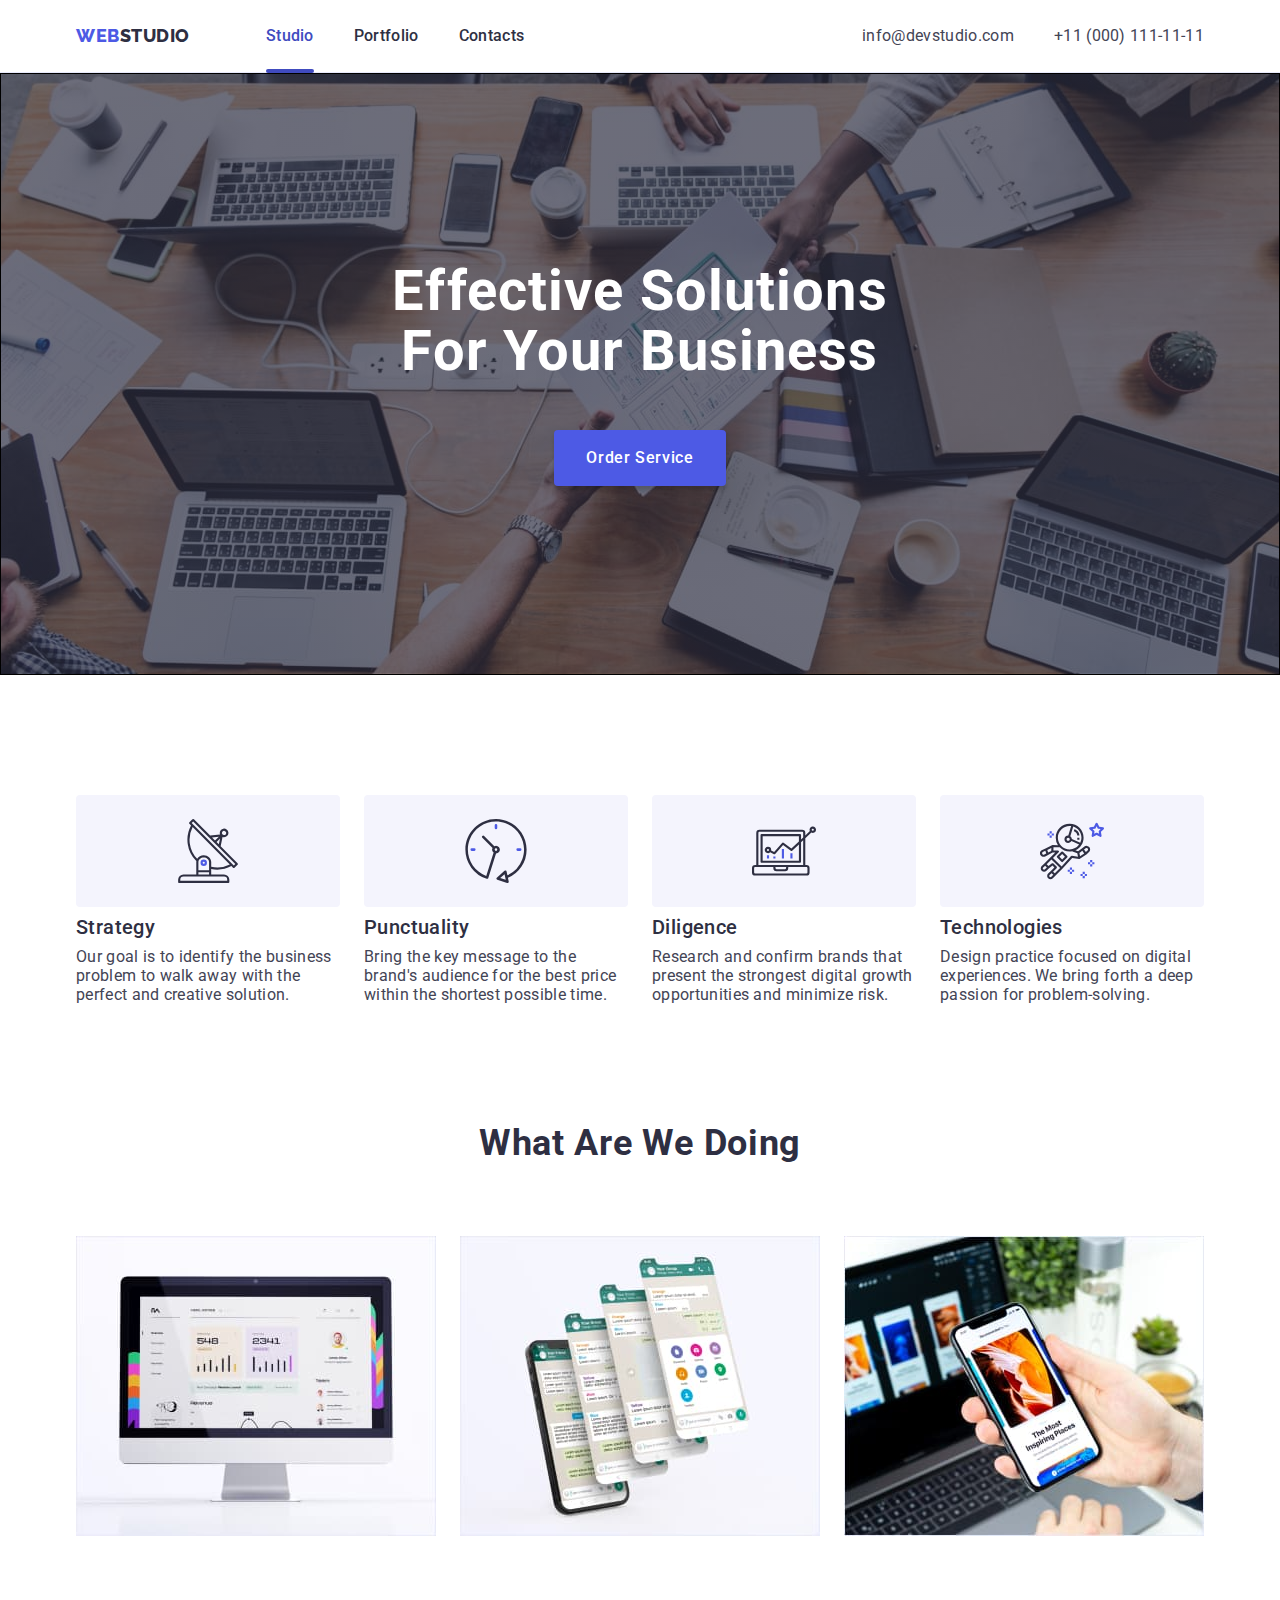
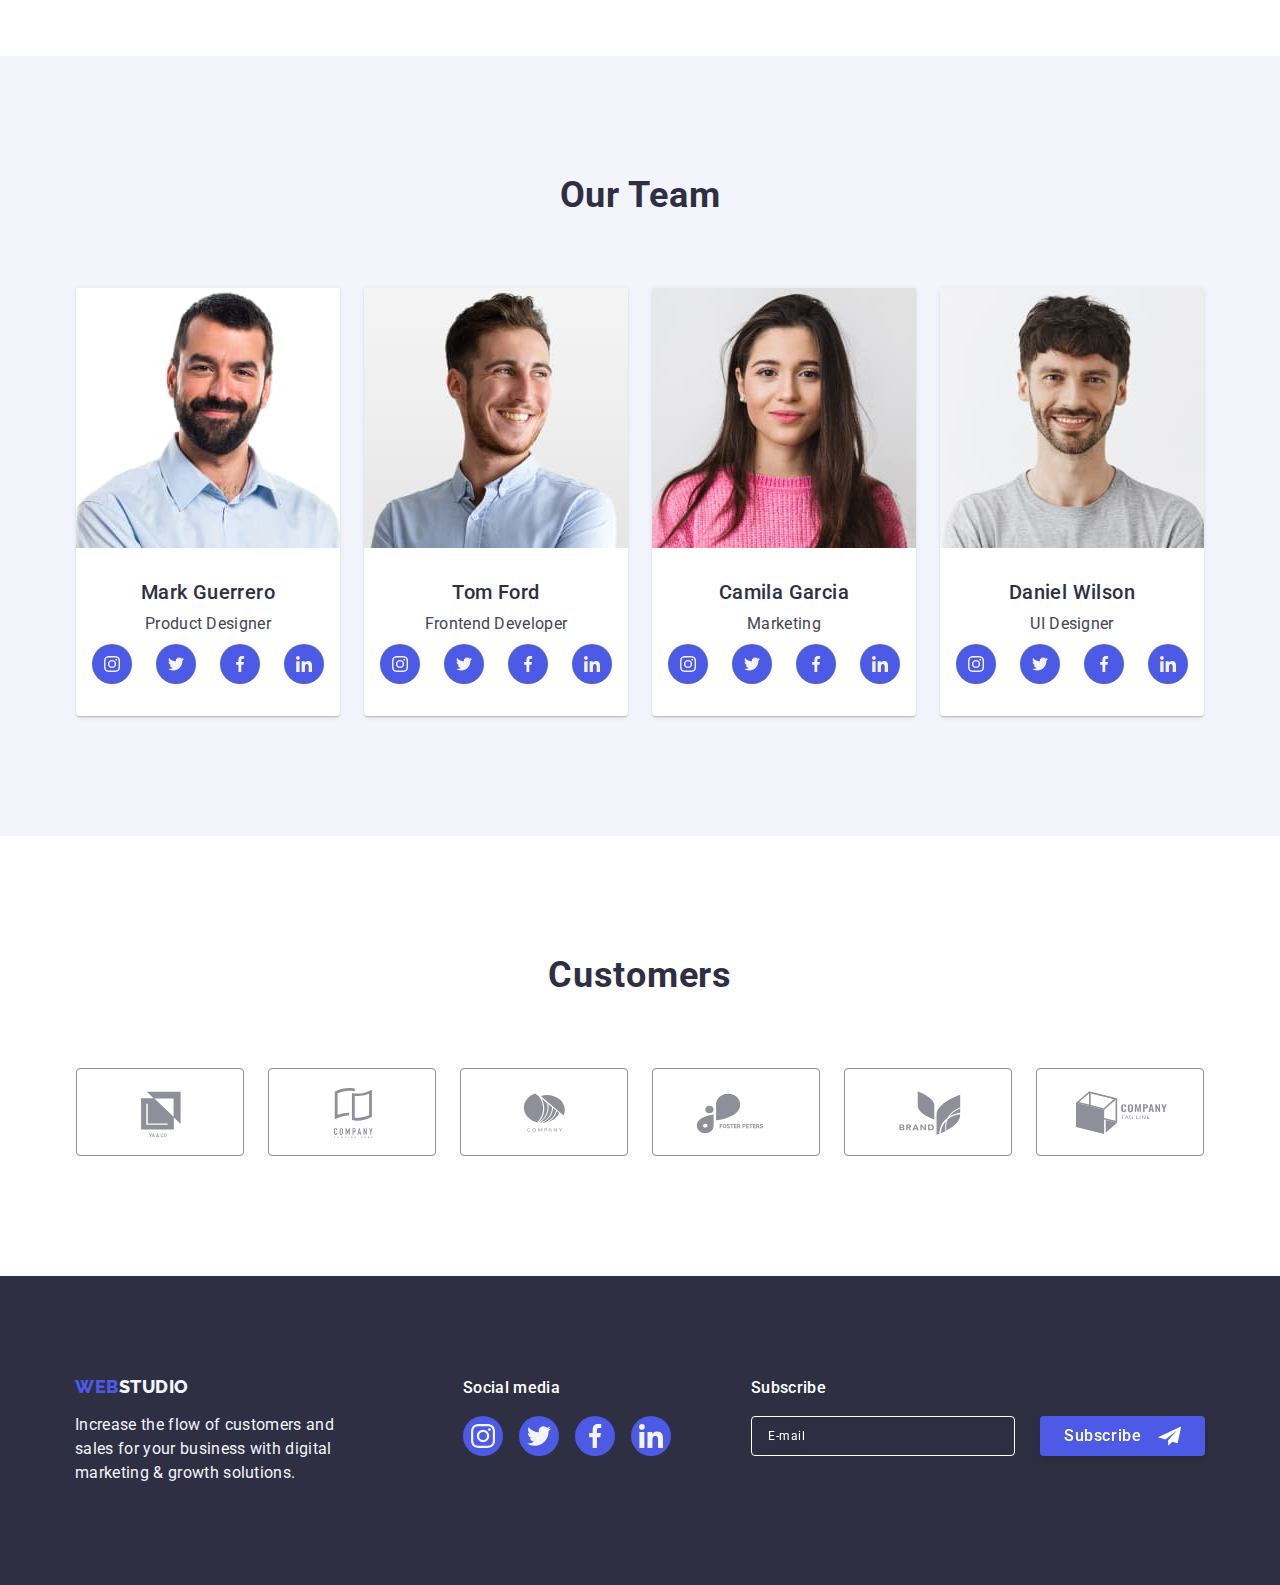
<file: index.html>
<!DOCTYPE html>
<html lang="en">
  <head>
    <meta charset="UTF-8" />
    <meta http-equiv="X-UA-Compatible" content="IE=edge" />
    <meta name="viewport" content="width=device-width, initial-scale=1.0" />
    <title>WebStudio</title>
    <link rel="stylesheet" href="./css/modern-normalize.min.css" />
    <link rel="stylesheet" href="./css/styles.css" />
    <link rel="preconnect" href="https://fonts.googleapis.com" />
    <link rel="preconnect" href="https://fonts.gstatic.com" crossorigin />
    <link
      href="https://fonts.googleapis.com/css2?family=Montserrat:wght@400;700&family=Roboto:wght@400;500;700;900&display=swap"
      rel="stylesheet"
    />
    <link rel="preconnect" href="https://fonts.googleapis.com" />
    <link rel="preconnect" href="https://fonts.gstatic.com" crossorigin />
    <link
      href="https://fonts.googleapis.com/css2?family=Montserrat:wght@400;700&family=Raleway:wght@800&family=Roboto:wght@400;500;700;900&display=swap"
      rel="stylesheet"
    />
  </head>
  <body>
    <!-- Top Line -->
    <header class="page-header">
      <div class="container">
        <nav class="navigation">
          <a href="./index.html" class="logo link"
            >Web<span class="logo-accent">Studio</span></a
          >
          <ul class="nav-list list">
            <li class="nav-item">
              <a href="./index.html" class="studio link">Studio</a>
            </li>
            <li class="nav-item">
              <a href="./portfolio.html" class="nav-link link">Portfolio</a>
            </li>
            <li class="nav-item">
              <a href="" class="nav-link link">Contacts</a>
            </li>
          </ul>
        </nav>
        <address class="contacts">
          <ul class="contacts-list list">
            <li class="contacts-item">
              <a href="mailto:info@devstudio.com" class="contacts-link link"
                >info@devstudio.com</a
              >
            </li>
            <li class="contacts-item">
              <a href="tel:+110001111111" class="contacts-link link"
                >+11 (000) 111-11-11</a
              >
            </li>
          </ul>
        </address>
        <button
          class="button-open-menu js-open-menu"
          aria-expanded="false"
          aria-controls="mobile-menu"
        >
          <svg class="icon-mobile-menu" width="32" height="22">
            <use href="./images/icons.svg#icon-mobile-menu"></use>
          </svg>
        </button>
      </div>
    </header>
    <!-- Main -->
    <main>
      <!-- Hero Image -->
      <section class="hero-image">
        <div class="container">
          <h1 class="title">Effective Solutions for Your Business</h1>
          <button type="button" class="button-hero" data-modal-open>
            Order Service
          </button>
        </div>
      </section>
      <!-- Section 1 -->
      <section class="advantages">
        <div class="container">
          <h2 class="visually-hidden">Advantages</h2>
          <ul class="advantages-list list">
            <li class="advantages-item">
              <div class="advantages-icon">
                <svg width="64" height="64">
                  <use href="./images/icons.svg#icon-antenna"></use>
                </svg>
              </div>
              <h3 class="advantages-title">Strategy</h3>
              <p class="advantages-text">
                Our goal is to identify the business problem to walk away with
                the perfect and creative solution.
              </p>
            </li>
            <li class="advantages-item">
              <div class="advantages-icon">
                <svg width="64" height="64">
                  <use href="./images/icons.svg#icon-clock"></use>
                </svg>
              </div>
              <h3 class="advantages-title">Punctuality</h3>
              <p class="advantages-text">
                Bring the key message to the brand's audience for the best price
                within the shortest possible time.
              </p>
            </li>
            <li class="advantages-item">
              <div class="advantages-icon">
                <svg width="64" height="64">
                  <use href="./images/icons.svg#icon-diagram"></use>
                </svg>
              </div>
              <h3 class="advantages-title">Diligence</h3>
              <p class="advantages-text">
                Research and confirm brands that present the strongest digital
                growth opportunities and minimize risk.
              </p>
            </li>
            <li class="advantages-item">
              <div class="advantages-icon">
                <svg width="64" height="64">
                  <use href="./images/icons.svg#icon-astronaut"></use>
                </svg>
              </div>
              <h3 class="advantages-title">Technologies</h3>
              <p class="advantages-text">
                Design practice focused on digital experiences. We bring forth a
                deep passion for problem-solving.
              </p>
            </li>
          </ul>
        </div>
      </section>
      <!-- Section 2 -->
      <section class="work">
        <div class="container">
          <h2 class="title-section">What are we doing</h2>
          <ul class="work-list list">
            <li class="work-item">
              <img
                src="./images/main-page/section-2/img-1.jpg"
                srcset="
                  ./images/main-page/section-2/img-1.jpg    1x,
                  ./images/main-page/section-2/img-1-2x.jpg 2x
                "
                alt="Computer"
                width="360"
                height="300"
              />
            </li>
            <li class="work-item">
              <img
                src="./images/main-page/section-2/img-2.jpg"
                srcset="
                  ./images/main-page/section-2/img-2.jpg    1x,
                  ./images/main-page/section-2/img-2-2x.jpg 2x
                "
                alt="Phone"
                width="360"
                height="300"
              />
            </li>
            <li class="work-item">
              <img
                src="./images/main-page/section-2/img-3.jpg"
                srcset="
                  ./images/main-page/section-2/img-3.jpg    1x,
                  ./images/main-page/section-2/img-3-2x.jpg 2x
                "
                alt="Laptop and phone"
                width="360"
                height="300"
              />
            </li>
          </ul>
        </div>
      </section>
      <!-- Section 3 -->
      <section class="team">
        <div class="container">
          <h2 class="title-section">Our Team</h2>
          <ul class="team-list list">
            <li class="team-item">
              <img
                src="./images/main-page/section-3/img-1.jpg"
                srcset="
                  ./images/main-page/section-3/img-1.jpg    1x,
                  ./images/main-page/section-3/img-1-2x.jpg 2x
                "
                alt="Mark Guerrero"
                width="264"
                height="260"
              />
              <div class="team-info">
                <h3 class="name-surname">Mark Guerrero</h3>
                <p class="specialty">Product Designer</p>
                <ul class="social-links-team list">
                  <li class="social-links-item-team">
                    <a href="" class="social-links-link-team">
                      <svg
                        class="social-links-icon-team"
                        width="16"
                        height="16"
                      >
                        <use href="./images/icons.svg#icon-instagram"></use>
                      </svg>
                    </a>
                  </li>
                  <li class="social-links-item-team">
                    <a href="" class="social-links-link-team">
                      <svg
                        class="social-links-icon-team"
                        width="16"
                        height="16"
                      >
                        <use href="./images/icons.svg#icon-twitter"></use>
                      </svg>
                    </a>
                  </li>
                  <li class="social-links-item-team">
                    <a href="" class="social-links-link-team">
                      <svg
                        class="social-links-icon-team"
                        width="16"
                        height="16"
                      >
                        <use href="./images/icons.svg#icon-facebook"></use>
                      </svg>
                    </a>
                  </li>
                  <li class="social-links-item-team">
                    <a href="" class="social-links-link-team">
                      <svg
                        class="social-links-icon-team"
                        width="16"
                        height="16"
                      >
                        <use href="./images/icons.svg#icon-linkedin"></use>
                      </svg>
                    </a>
                  </li>
                </ul>
              </div>
            </li>
            <li class="team-item">
              <img
                src="./images/main-page/section-3/img-2.jpg"
                srcset="
                  ./images/main-page/section-3/img-2.jpg    1x,
                  ./images/main-page/section-3/img-2-2x.jpg 2x
                "
                alt="Tom Ford"
                width="264"
                height="260"
              />
              <div class="team-info">
                <h3 class="name-surname">Tom Ford</h3>
                <p class="specialty">Frontend Developer</p>
                <ul class="social-links-team list">
                  <li class="social-links-item-team">
                    <a href="" class="social-links-link-team">
                      <svg
                        class="social-links-icon-team"
                        width="16"
                        height="16"
                      >
                        <use href="./images/icons.svg#icon-instagram"></use>
                      </svg>
                    </a>
                  </li>
                  <li class="social-links-item-team">
                    <a href="" class="social-links-link-team">
                      <svg
                        class="social-links-icon-team"
                        width="16"
                        height="16"
                      >
                        <use href="./images/icons.svg#icon-twitter"></use>
                      </svg>
                    </a>
                  </li>
                  <li class="social-links-item-team">
                    <a href="" class="social-links-link-team">
                      <svg
                        class="social-links-icon-team"
                        width="16"
                        height="16"
                      >
                        <use href="./images/icons.svg#icon-facebook"></use>
                      </svg>
                    </a>
                  </li>
                  <li class="social-links-item-team">
                    <a href="" class="social-links-link-team">
                      <svg
                        class="social-links-icon-team"
                        width="16"
                        height="16"
                      >
                        <use href="./images/icons.svg#icon-linkedin"></use>
                      </svg>
                    </a>
                  </li>
                </ul>
              </div>
            </li>
            <li class="team-item">
              <img
                src="./images/main-page/section-3/img-3.jpg"
                srcset="
                  ./images/main-page/section-3/img-3.jpg    1x,
                  ./images/main-page/section-3/img-3-2x.jpg 2x
                "
                alt="Camila Garcia"
                width="264"
                height="260"
              />
              <div class="team-info">
                <h3 class="name-surname">Camila Garcia</h3>
                <p class="specialty">Marketing</p>
                <ul class="social-links-team list">
                  <li class="social-links-item-team">
                    <a href="" class="social-links-link-team">
                      <svg
                        class="social-links-icon-team"
                        width="16"
                        height="16"
                      >
                        <use href="./images/icons.svg#icon-instagram"></use>
                      </svg>
                    </a>
                  </li>
                  <li class="social-links-item-team">
                    <a href="" class="social-links-link-team">
                      <svg
                        class="social-links-icon-team"
                        width="16"
                        height="16"
                      >
                        <use href="./images/icons.svg#icon-twitter"></use>
                      </svg>
                    </a>
                  </li>
                  <li class="social-links-item-team">
                    <a href="" class="social-links-link-team">
                      <svg
                        class="social-links-icon-team"
                        width="16"
                        height="16"
                      >
                        <use href="./images/icons.svg#icon-facebook"></use>
                      </svg>
                    </a>
                  </li>
                  <li class="social-links-item-team">
                    <a href="" class="social-links-link-team">
                      <svg
                        class="social-links-icon-team"
                        width="16"
                        height="16"
                      >
                        <use href="./images/icons.svg#icon-linkedin"></use>
                      </svg>
                    </a>
                  </li>
                </ul>
              </div>
            </li>
            <li class="team-item">
              <img
                src="./images/main-page/section-3/img-4.jpg"
                srcset="
                  ./images/main-page/section-3/img-4.jpg    1x,
                  ./images/main-page/section-3/img-4-2x.jpg 2x
                "
                alt="Daniel Wilson"
                width="264"
                height="260"
              />
              <div class="team-info">
                <h3 class="name-surname">Daniel Wilson</h3>
                <p class="specialty">UI Designer</p>
                <ul class="social-links-team list">
                  <li class="social-links-item-team">
                    <a href="" class="social-links-link-team">
                      <svg
                        class="social-links-icon-team"
                        width="16"
                        height="16"
                      >
                        <use href="./images/icons.svg#icon-instagram"></use>
                      </svg>
                    </a>
                  </li>
                  <li class="social-links-item-team">
                    <a href="" class="social-links-link-team">
                      <svg
                        class="social-links-icon-team"
                        width="16"
                        height="16"
                      >
                        <use href="./images/icons.svg#icon-twitter"></use>
                      </svg>
                    </a>
                  </li>
                  <li class="social-links-item-team">
                    <a href="" class="social-links-link-team">
                      <svg
                        class="social-links-icon-team"
                        width="16"
                        height="16"
                      >
                        <use href="./images/icons.svg#icon-facebook"></use>
                      </svg>
                    </a>
                  </li>
                  <li class="social-links-item-team">
                    <a href="" class="social-links-link-team">
                      <svg
                        class="social-links-icon-team"
                        width="16"
                        height="16"
                      >
                        <use href="./images/icons.svg#icon-linkedin"></use>
                      </svg>
                    </a>
                  </li>
                </ul>
              </div>
            </li>
          </ul>
        </div>
      </section>
      <!-- Section 4 -->
      <section class="customers">
        <div class="container">
          <h2 class="title-section">Customers</h2>
          <ul class="customers-list list">
            <li class="customers-item">
              <a href="" class="customers-link">
                <svg class="customer-icon" width="104" height="56">
                  <use href="./images/icons.svg#icon-logo-1"></use>
                </svg>
              </a>
            </li>
            <li class="customers-item">
              <a href="" class="customers-link">
                <svg class="customer-icon" width="104" height="56">
                  <use href="./images/icons.svg#icon-logo-2"></use>
                </svg>
              </a>
            </li>
            <li class="customers-item">
              <a href="" class="customers-link">
                <svg class="customer-icon" width="104" height="56">
                  <use href="./images/icons.svg#icon-logo-3"></use>
                </svg>
              </a>
            </li>
            <li class="customers-item">
              <a href="" class="customers-link">
                <svg class="customer-icon" width="104" height="56">
                  <use href="./images/icons.svg#icon-logo-4"></use>
                </svg>
              </a>
            </li>
            <li class="customers-item">
              <a href="" class="customers-link">
                <svg class="customer-icon" width="104" height="56">
                  <use href="./images/icons.svg#icon-logo-5"></use>
                </svg>
              </a>
            </li>
            <li class="customers-item">
              <a href="" class="customers-link">
                <svg class="customer-icon" width="104" height="56">
                  <use href="./images/icons.svg#icon-logo-6"></use>
                </svg>
              </a>
            </li>
          </ul>
        </div>
      </section>
    </main>
    <!-- Footer -->
    <footer class="footer-section">
      <div class="container">
        <div class="footer-content">
          <a href="./index.html" class="logo-footer link"
            >Web<span class="logo-accent-footer">Studio</span></a
          >
          <p class="footer-text">
            Increase the flow of customers and sales for your business with
            digital marketing & growth solutions.
          </p>
        </div>
        <div class="footer-links">
          <p class="footer-title">Social media</p>
          <ul class="social-links-footer list">
            <li class="social-links-item-footer">
              <a href="" class="social-links-link-footer">
                <svg class="social-links-icon-footer" width="24" height="24">
                  <use href="./images/icons.svg#icon-instagram"></use>
                </svg>
              </a>
            </li>
            <li class="social-links-item-footer">
              <a href="" class="social-links-link-footer">
                <svg class="social-links-icon-footer" width="24" height="24">
                  <use href="./images/icons.svg#icon-twitter"></use>
                </svg>
              </a>
            </li>
            <li class="social-links-item-footer">
              <a href="" class="social-links-link-footer">
                <svg class="social-links-icon-footer" width="24" height="24">
                  <use href="./images/icons.svg#icon-facebook"></use>
                </svg>
              </a>
            </li>
            <li class="social-links-item-footer">
              <a href="" class="social-links-link-footer">
                <svg class="social-links-icon-footer" width="24" height="24">
                  <use href="./images/icons.svg#icon-linkedin"></use>
                </svg>
              </a>
            </li>
          </ul>
        </div>
        <div class="form-footer-container">
          <p class="footer-title">Subscribe</p>
          <form
            name="form_footer"
            autocomplete="off"
            novalidate
            class="form-footer"
          >
            <label class="form-label-footer">
              <input
                type="email"
                name="user-email-footer"
                placeholder="E-mail"
                class="form-input-footer"
                required
              />
            </label>
            <button type="submit" class="form-button-footer">
              Subscribe
              <svg width="24" height="24" class="form-button-icon-footer">
                <use href="./images/icons.svg#icon-frame"></use>
              </svg>
            </button>
          </form>
        </div>
      </div>
    </footer>

    <div class="backdrop is-hidden" data-modal>
      <div class="modal">
        <button type="button" class="button-close" data-modal-close>
          <svg width="8" height="8" class="icon-close">
            <use href="./images/icons.svg#icon-close"></use>
          </svg>
        </button>
        <p class="title-modal">Leave your contacts and we will call you back</p>
        <form
          name="form_modal"
          autocomplete="off"
          novalidate
          class="form-modal"
        >
          <div class="form-label-container">
            <label class="form-label-modal" for="user-name">Name</label>
            <div class="form-input-container">
              <input
                id="user-name"
                type="text"
                name="user-name"
                class="form-input-modal"
                required
              />
              <svg width="18" height="24" class="form-icon-modal">
                <use href="./images/icons.svg#icon-person"></use>
              </svg>
            </div>
          </div>
          <div class="form-label-container">
            <label class="form-label-modal" for="user-tel">Phone</label>
            <div class="form-input-container">
              <input
                id="user-tel"
                type="tel"
                name="user-tel"
                class="form-input-modal"
                required
              />
              <svg width="18" height="24" class="form-icon-modal">
                <use href="./images/icons.svg#icon-phone"></use>
              </svg>
            </div>
          </div>
          <div class="form-label-container">
            <label class="form-label-modal" for="user-email-modal">
              Email</label
            >
            <div class="form-input-container">
              <input
                id="user-email-modal"
                type="email"
                name="user-email-modal"
                class="form-input-modal"
                required
              />
              <svg width="18" height="24" class="form-icon-modal">
                <use href="./images/icons.svg#icon-email"></use>
              </svg>
            </div>
          </div>
          <div class="comment-container">
            <label class="form-label-modal" for="user-comment">Comment</label>
            <textarea
              id="user-comment"
              name="user-comment"
              placeholder="Text input"
              class="form-textarea-modal"
              required
            ></textarea>
          </div>
          <div class="checkbox-container">
            <input
              id="user-privacy"
              type="checkbox"
              value="true"
              name="user-privacy"
              class="form-checkbox-modal visually-hidden"
              required
            />
            <label for="user-privacy" class="form-label-checkbox-modal">
              <span class="flcm-accent">
                <svg width="10" height="8" class="flcm-icon">
                  <use href="./images/icons.svg#icon-checkbox"></use>
                </svg>
              </span>
              I accept the terms and conditions of the
              <a href="" class="flcm-link">Privacy Policy</a>
            </label>
          </div>
          <button type="submit" class="form-button-modal">Send</button>
        </form>
      </div>
    </div>

    <div class="menu-container js-menu-container" id="mobile-menu">
      <button class="button-close-menu js-close-menu" type="button">
        <svg class="icon-close" width="8" height="8">
          <use href="./images/icons.svg#icon-close"></use>
        </svg>
      </button>
      <ul class="menu-nav list">
        <li>
          <a class="studio-menu link" href="./index.html">Studio</a>
        </li>
        <li>
          <a class="menu-nav-link link" href="./portfolio.html">Portfolio</a>
        </li>
        <li>
          <a class="menu-nav-link link" href="">Contacts</a>
        </li>
      </ul>
      <ul class="menu-contacts list">
        <li>
          <a class="email-menu-link link" href="mailto:info@devstudio.com"
            >info@devstudio.com</a
          >
        </li>
        <li>
          <a class="tel-menu-link link" href="tel:+110001111111"
            >+11 (000) 111-11-11</a
          >
        </li>
      </ul>
      <ul class="social-links-menu list">
        <li class="social-links-item-menu">
          <a class="social-links-link-menu" href="">
            <svg class="social-links-icon-menu" width="24" height="24">
              <use href="./images/icons.svg#icon-instagram"></use>
            </svg>
          </a>
        </li>
        <li class="social-links-item-menu">
          <a class="social-links-link-menu" href="">
            <svg class="social-links-icon-menu" width="24" height="24">
              <use href="./images/icons.svg#icon-twitter"></use>
            </svg>
          </a>
        </li>
        <li class="social-links-item-menu">
          <a class="social-links-link-menu" href="">
            <svg class="social-links-icon-menu" width="24" height="24">
              <use href="./images/icons.svg#icon-facebook"></use>
            </svg>
          </a>
        </li>
        <li class="social-links-item-menu">
          <a class="social-links-link-menu" href="">
            <svg class="social-links-icon-menu" width="24" height="24">
              <use href="./images/icons.svg#icon-linkedin"></use>
            </svg>
          </a>
        </li>
      </ul>
    </div>

    <script src="./js/modal.js"></script>
    <script src="./js/mobile-menu.js"></script>
  </body>
</html>
</file>
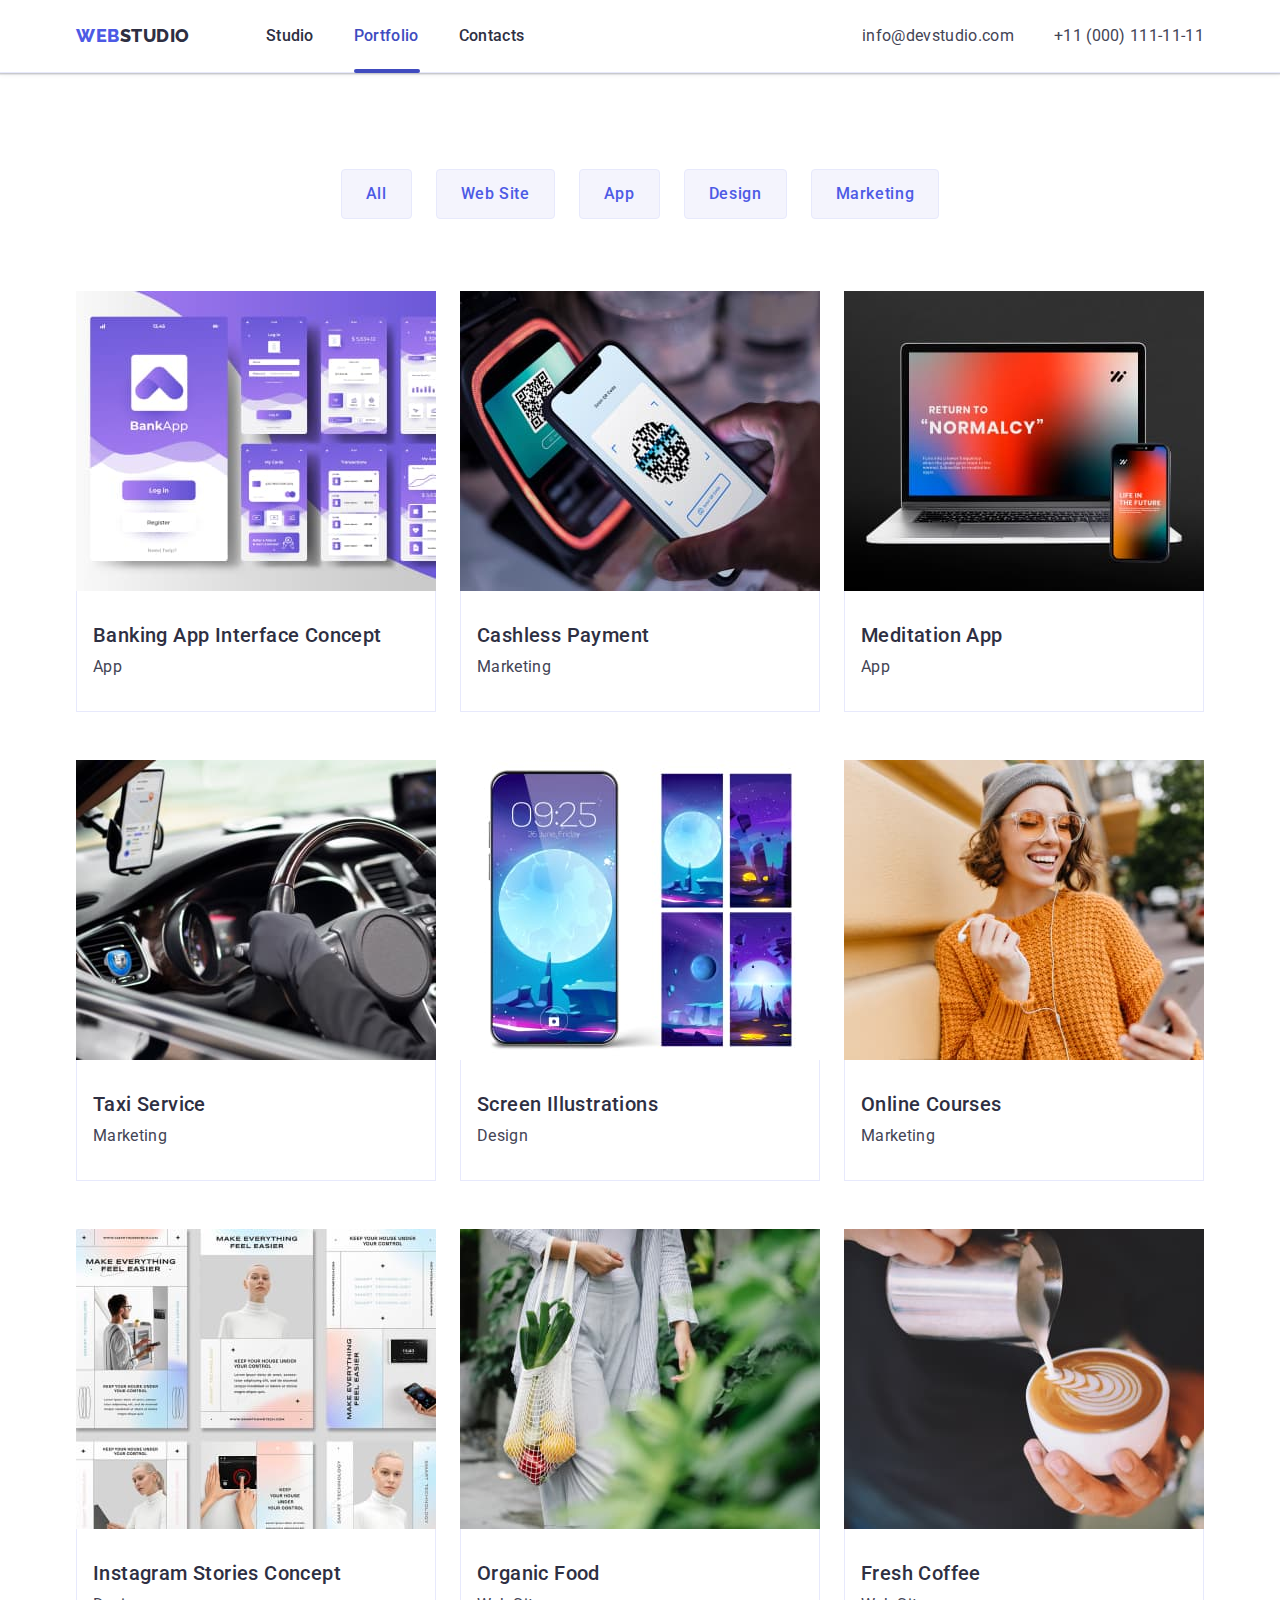
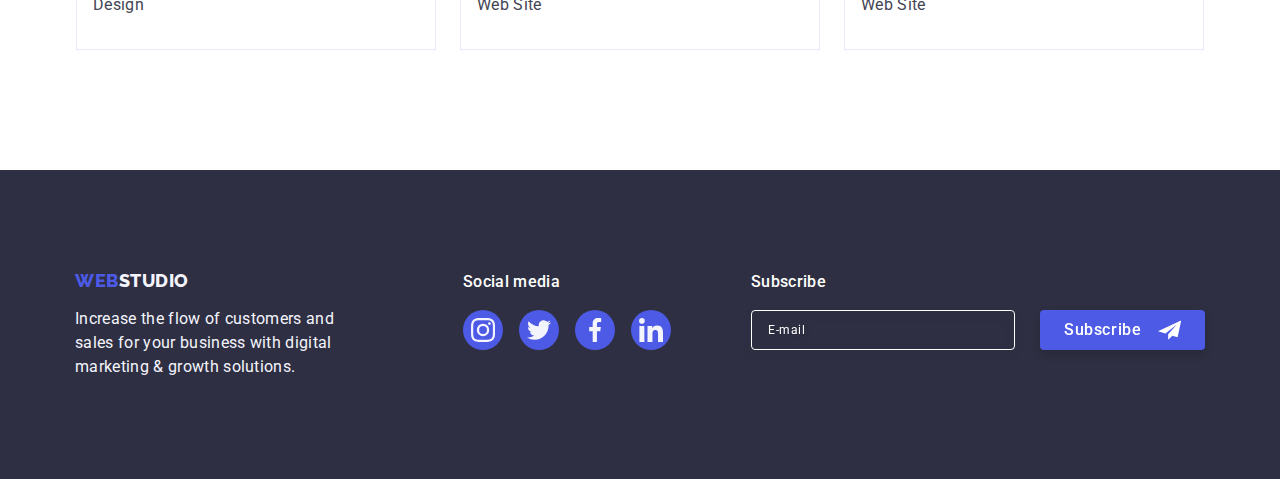
<file: portfolio.html>
<!DOCTYPE html>
<html lang="en">
  <head>
    <meta charset="UTF-8" />
    <meta http-equiv="X-UA-Compatible" content="IE=edge" />
    <meta name="viewport" content="width=device-width, initial-scale=1.0" />
    <title>Portfolio</title>
    <link rel="stylesheet" href="./css/modern-normalize.min.css" />
    <link rel="stylesheet" href="./css/styles.css" />
    <link rel="preconnect" href="https://fonts.googleapis.com" />
    <link rel="preconnect" href="https://fonts.gstatic.com" crossorigin />
    <link
      href="https://fonts.googleapis.com/css2?family=Montserrat:wght@400;700&family=Roboto:wght@400;500;700;900&display=swap"
      rel="stylesheet"
    />
    <link rel="preconnect" href="https://fonts.googleapis.com" />
    <link rel="preconnect" href="https://fonts.gstatic.com" crossorigin />
    <link
      href="https://fonts.googleapis.com/css2?family=Montserrat:wght@400;700&family=Raleway:wght@800&family=Roboto:wght@400;500;700;900&display=swap"
      rel="stylesheet"
    />
  </head>
  <body>
    <div class="container-body">
      <!-- Top Line -->
      <header class="page-header">
        <div class="container">
          <nav class="navigation">
            <a href="./index.html" class="logo link"
              >Web<span class="logo-accent">Studio</span></a
            >
            <ul class="nav-list list">
              <li class="nav-item">
                <a href="./index.html" class="nav-link link">Studio</a>
              </li>
              <li class="nav-item">
                <a href="./portfolio.html" class="portfolio link">Portfolio</a>
              </li>
              <li class="nav-item">
                <a href="" class="nav-link link">Contacts</a>
              </li>
            </ul>
          </nav>
          <address class="contacts">
            <ul class="contacts-list list">
              <li class="contacts-item">
                <a href="mailto:info@devstudio.com" class="contacts-link link"
                  >info@devstudio.com</a
                >
              </li>
              <li class="contacts-item">
                <a href="tel:+110001111111" class="contacts-link link"
                  >+11 (000) 111-11-11</a
                >
              </li>
            </ul>
          </address>
          <button
            class="button-open-menu js-open-menu"
            aria-expanded="false"
            aria-controls="mobile-menu"
          >
            <svg class="icon-mobile-menu" width="32" height="22">
              <use href="./images/icons.svg#icon-mobile-menu"></use>
            </svg>
          </button>
        </div>
      </header>
      <main>
        <section class="portfolio-section">
          <div class="container">
            <h1 class="visually-hidden">Project Cards</h1>
            <!-- Filters -->
            <ul class="buttons-list list">
              <li>
                <button type="button" class="buttons-filters">All</button>
              </li>
              <li>
                <button type="button" class="buttons-filters">Web Site</button>
              </li>
              <li>
                <button type="button" class="buttons-filters">App</button>
              </li>
              <li>
                <button type="button" class="buttons-filters">Design</button>
              </li>
              <li>
                <button type="button" class="buttons-filters">Marketing</button>
              </li>
            </ul>
            <!-- Project Cards -->
            <ul class="project-list list">
              <li class="project-item">
                <a href="" class="project-link link">
                  <div class="project-photo-container">
                    <img
                      src="./images/portfolio/row-1/img-1.jpg"
                      alt="Banking App Interface Concept"
                      width="360"
                      height="300"
                      class="project-photo"
                    />
                    <p class="project-text">
                      14 Stylish and User-Friendly App Design Concepts · Task
                      Manager App · Calorie Tracker App · Exotic Fruit Ecommerce
                      App · Cloud Storage App
                    </p>
                    <div class="project-overlay"></div>
                  </div>
                  <div class="project-info">
                    <h2 class="project-title">Banking App Interface Concept</h2>
                    <p class="project-specialty">App</p>
                  </div>
                </a>
              </li>
              <li class="project-item">
                <a href="" class="project-link link">
                  <div class="project-photo-container">
                    <img
                      src="./images/portfolio/row-1/img-2.jpg"
                      alt="Cashless Payment"
                      width="360"
                      height="300"
                      class="project-photo"
                    />
                    <p class="project-text">
                      14 Stylish and User-Friendly App Design Concepts · Task
                      Manager App · Calorie Tracker App · Exotic Fruit Ecommerce
                      App · Cloud Storage App
                    </p>
                    <div class="project-overlay"></div>
                  </div>
                  <div class="project-info">
                    <h2 class="project-title">Cashless Payment</h2>
                    <p class="project-specialty">Marketing</p>
                  </div>
                </a>
              </li>
              <li class="project-item">
                <a href="" class="project-link link">
                  <div class="project-photo-container">
                    <img
                      src="./images/portfolio/row-1/img-3.jpg"
                      alt="Meditation App"
                      width="360"
                      height="300"
                      class="project-photo"
                    />
                    <p class="project-text">
                      14 Stylish and User-Friendly App Design Concepts · Task
                      Manager App · Calorie Tracker App · Exotic Fruit Ecommerce
                      App · Cloud Storage App
                    </p>
                    <div class="project-overlay"></div>
                  </div>
                  <div class="project-info">
                    <h2 class="project-title">Meditation App</h2>
                    <p class="project-specialty">App</p>
                  </div>
                </a>
              </li>
              <li class="project-item">
                <a href="" class="project-link link">
                  <div class="project-photo-container">
                    <img
                      src="./images/portfolio/row-2/img-1.jpg"
                      alt="Taxi Service"
                      width="360"
                      height="300"
                      class="project-photo"
                    />
                    <p class="project-text">
                      14 Stylish and User-Friendly App Design Concepts · Task
                      Manager App · Calorie Tracker App · Exotic Fruit Ecommerce
                      App · Cloud Storage App
                    </p>
                    <div class="project-overlay"></div>
                  </div>
                  <div class="project-info">
                    <h2 class="project-title">Taxi Service</h2>
                    <p class="project-specialty">Marketing</p>
                  </div>
                </a>
              </li>
              <li class="project-item">
                <a href="" class="project-link link">
                  <div class="project-photo-container">
                    <img
                      src="./images/portfolio/row-2/img-2.jpg"
                      alt="Screen Illustrations"
                      width="360"
                      height="300"
                      class="project-photo"
                    />
                    <p class="project-text">
                      14 Stylish and User-Friendly App Design Concepts · Task
                      Manager App · Calorie Tracker App · Exotic Fruit Ecommerce
                      App · Cloud Storage App
                    </p>
                    <div class="project-overlay"></div>
                  </div>
                  <div class="project-info">
                    <h2 class="project-title">Screen Illustrations</h2>
                    <p class="project-specialty">Design</p>
                  </div>
                </a>
              </li>
              <li class="project-item">
                <a href="" class="project-link link">
                  <div class="project-photo-container">
                    <img
                      src="./images/portfolio/row-2/img-3.jpg"
                      alt="Online Courses"
                      width="360"
                      height="300"
                      class="project-photo"
                    />
                    <p class="project-text">
                      14 Stylish and User-Friendly App Design Concepts · Task
                      Manager App · Calorie Tracker App · Exotic Fruit Ecommerce
                      App · Cloud Storage App
                    </p>
                    <div class="project-overlay"></div>
                  </div>
                  <div class="project-info">
                    <h2 class="project-title">Online Courses</h2>
                    <p class="project-specialty">Marketing</p>
                  </div>
                </a>
              </li>
              <li class="project-item">
                <a href="" class="project-link link">
                  <div class="project-photo-container">
                    <img
                      src="./images/portfolio/row-3/img-1.jpg"
                      alt="Instagram Stories Concept"
                      width="360"
                      height="300"
                      class="project-photo"
                    />
                    <p class="project-text">
                      14 Stylish and User-Friendly App Design Concepts · Task
                      Manager App · Calorie Tracker App · Exotic Fruit Ecommerce
                      App · Cloud Storage App
                    </p>
                    <div class="project-overlay"></div>
                  </div>
                  <div class="project-info">
                    <h2 class="project-title">Instagram Stories Concept</h2>
                    <p class="project-specialty">Design</p>
                  </div>
                </a>
              </li>
              <li class="project-item">
                <a href="" class="project-link link">
                  <div class="project-photo-container">
                    <img
                      src="./images/portfolio/row-3/img-2.jpg"
                      alt="Organic Food"
                      width="360"
                      height="300"
                      class="project-photo"
                    />
                    <p class="project-text">
                      14 Stylish and User-Friendly App Design Concepts · Task
                      Manager App · Calorie Tracker App · Exotic Fruit Ecommerce
                      App · Cloud Storage App
                    </p>
                    <div class="project-overlay"></div>
                  </div>
                  <div class="project-info">
                    <h2 class="project-title">Organic Food</h2>
                    <p class="project-specialty">Web Site</p>
                  </div>
                </a>
              </li>
              <li class="project-item">
                <a href="" class="project-link link">
                  <div class="project-photo-container">
                    <img
                      src="./images/portfolio/row-3/img-3.jpg"
                      alt="Fresh Coffee"
                      width="360"
                      height="300"
                      class="project-photo"
                    />
                    <p class="project-text">
                      14 Stylish and User-Friendly App Design Concepts · Task
                      Manager App · Calorie Tracker App · Exotic Fruit Ecommerce
                      App · Cloud Storage App
                    </p>
                    <div class="project-overlay"></div>
                  </div>
                  <div class="project-info">
                    <h2 class="project-title">Fresh Coffee</h2>
                    <p class="project-specialty">Web Site</p>
                  </div>
                </a>
              </li>
            </ul>
          </div>
        </section>
      </main>
      <!-- Footer -->
      <footer class="footer-section">
        <div class="container">
          <div class="footer-content">
            <a href="./index.html" class="logo-footer link"
              >Web<span class="logo-accent-footer">Studio</span></a
            >
            <p class="footer-text">
              Increase the flow of customers and sales for your business with
              digital marketing & growth solutions.
            </p>
          </div>
          <div class="footer-links">
            <p class="footer-title">Social media</p>
            <ul class="social-links-footer list">
              <li class="social-links-item-footer">
                <a href="" class="social-links-link-footer">
                  <svg class="social-links-icon-footer" width="24" height="24">
                    <use href="./images/icons.svg#icon-instagram"></use>
                  </svg>
                </a>
              </li>
              <li class="social-links-item-footer">
                <a href="" class="social-links-link-footer">
                  <svg class="social-links-icon-footer" width="24" height="24">
                    <use href="./images/icons.svg#icon-twitter"></use>
                  </svg>
                </a>
              </li>
              <li class="social-links-item-footer">
                <a href="" class="social-links-link-footer">
                  <svg class="social-links-icon-footer" width="24" height="24">
                    <use href="./images/icons.svg#icon-facebook"></use>
                  </svg>
                </a>
              </li>
              <li class="social-links-item-footer">
                <a href="" class="social-links-link-footer">
                  <svg class="social-links-icon-footer" width="24" height="24">
                    <use href="./images/icons.svg#icon-linkedin"></use>
                  </svg>
                </a>
              </li>
            </ul>
          </div>
          <div class="form-footer-container">
            <p class="footer-title">Subscribe</p>
            <form
              name="form_footer"
              autocomplete="off"
              novalidate
              class="form-footer"
            >
              <label class="form-label-footer">
                <input
                  type="email"
                  name="user-email-footer"
                  placeholder="E-mail"
                  class="form-input-footer"
                  required
                />
              </label>
              <button type="submit" class="form-button-footer">
                Subscribe
                <svg width="24" height="24" class="form-button-icon-footer">
                  <use href="./images/icons.svg#icon-frame"></use>
                </svg>
              </button>
            </form>
          </div>
        </div>
      </footer>
    </div>

    <div class="menu-container js-menu-container" id="mobile-menu">
      <button class="button-close-menu js-close-menu" type="button">
        <svg class="icon-close" width="8" height="8">
          <use href="./images/icons.svg#icon-close"></use>
        </svg>
      </button>
      <ul class="menu-nav list">
        <li>
          <a class="menu-nav-link link" href="./index.html">Studio</a>
        </li>
        <li>
          <a class="portfolio-menu link" href="./portfolio.html">Portfolio</a>
        </li>
        <li>
          <a class="menu-nav-link link" href="">Contacts</a>
        </li>
      </ul>
      <ul class="menu-contacts list">
        <li>
          <a class="email-menu-link link" href="mailto:info@devstudio.com"
            >info@devstudio.com</a
          >
        </li>
        <li>
          <a class="tel-menu-link link" href="tel:+110001111111"
            >+11 (000) 111-11-11</a
          >
        </li>
      </ul>
      <ul class="social-links-menu list">
        <li class="social-links-item-menu">
          <a class="social-links-link-menu" href="">
            <svg class="social-links-icon-menu" width="24" height="24">
              <use href="./images/icons.svg#icon-instagram"></use>
            </svg>
          </a>
        </li>
        <li class="social-links-item-menu">
          <a class="social-links-link-menu" href="">
            <svg class="social-links-icon-menu" width="24" height="24">
              <use href="./images/icons.svg#icon-twitter"></use>
            </svg>
          </a>
        </li>
        <li class="social-links-item-menu">
          <a class="social-links-link-menu" href="">
            <svg class="social-links-icon-menu" width="24" height="24">
              <use href="./images/icons.svg#icon-facebook"></use>
            </svg>
          </a>
        </li>
        <li class="social-links-item-menu">
          <a class="social-links-link-menu" href="">
            <svg class="social-links-icon-menu" width="24" height="24">
              <use href="./images/icons.svg#icon-linkedin"></use>
            </svg>
          </a>
        </li>
      </ul>
    </div>

    <script src="./js/mobile-menu.js"></script>
  </body>
</html>
</file>
<file: css/styles.css>
:root {
  --primary-navy-blue-color: #2e2f42;
  --primary-white-color: #ffffff;
  --primary-slate-color: #434455;
  --primary-light-slate-color: #8e8f99;
  --primary-cloud-color: #f4f4fd;
  --primary-iris-color: #4d5ae5;
  --primary-ocean-color: #404bbf;
  --primary-green-color: #31d0aa;
  --primary-font-style: normal;
  --primary-font-weight: 500;
  --secondary-font-weight: 400;
  --primary-font-size: 16px;
  --secondary-font-size: 20px;
  --primary-line-height: 1.5;
  --secondary-line-height: 1.2;
  --primary-letter-spacing: 0.02em;
}

*,
*::before,
*::after {
  box-sizing: border-box;
}

.visually-hidden {
  position: absolute;
  width: 1px;
  height: 1px;
  margin: -1px;
  border: 0;
  padding: 0;

  white-space: nowrap;
  clip-path: inset(100%);
  clip: rect(0 0 0 0);
  overflow: hidden;

  outline: 0;
  outline-offset: 0;
}

h1,
h2,
h3,
h4,
h5,
h6 {
  margin: 0;
}

p {
  margin: 0;
}

ul {
  margin: 0;
  padding: 0;
}

img {
  display: block;
  max-width: 100%;
}

body {
  font-family: "Roboto", sans-serif;
  background: var(--primary-white-color);
  color: var(--primary-slate-color);
  overflow-x: hidden;
}

.container {
  max-width: 428px;
  margin: 0 auto;
  padding: 0 15px;
}

.link {
  text-decoration: none;
}

.list {
  list-style: none;
}

.page-header {
  background: var(--primary-white-color);
  border-bottom: 1px solid #e7e9fc;
  box-shadow: 0px 2px 1px rgba(46, 47, 66, 0.08),
    0px 1px 1px rgba(46, 47, 66, 0.16), 0px 1px 6px rgba(46, 47, 66, 0.08);
}

.page-header .container {
  display: flex;
  align-items: center;
  justify-content: space-between;
}

.navigation {
  display: flex;
  align-items: center;
}

.logo {
  font-family: "Raleway", sans-serif;
  font-style: var(--primary-font-style);
  font-weight: 800;
  font-size: 18px;
  line-height: 1.17;
  letter-spacing: 0.03em;
  text-transform: uppercase;
  color: var(--primary-iris-color);
  margin-right: 76px;
}

.logo-accent {
  color: var(--primary-navy-blue-color);
}

.nav-list,
.contacts {
  display: none;
}

.button-open-menu {
  border: none;
  background-color: transparent;
  display: block;
  margin-left: auto;
  padding: 24px 0;
}

.icon-mobile-menu {
  fill: var(--primary-navy-blue-color);
}

main {
  flex-grow: 1;
}

.hero-image {
  background-color: var(--primary-navy-blue-color);
  background-image: linear-gradient(
      to bottom,
      rgba(46, 47, 66, 0.7),
      rgba(46, 47, 66, 0.7)
    ),
    url(../images/main-page/bg-hero/bg-mobile.jpg);
  background-repeat: no-repeat;
  background-position: center;
  background-size: cover;
  padding: 112px 0;
  margin: 0 auto;
  max-width: 428px;
}

@media screen and (min-resolution: 192dpi) {
  .hero-image {
    background-image: linear-gradient(
        to bottom,
        rgba(46, 47, 66, 0.7),
        rgba(46, 47, 66, 0.7)
      ),
      url(../images/main-page/bg-hero/bg-mobile@2x.jpg);
  }
}

.title {
  font-style: var(--primary-font-style);
  font-weight: 700;
  font-size: 36px;
  line-height: 1.17;
  text-align: center;
  text-transform: capitalize;
  letter-spacing: var(--primary-letter-spacing);
  color: var(--primary-white-color);
  width: 320px;
  margin: 0 auto;
  margin-bottom: 72px;
}

.button-hero {
  font-family: "Roboto", sans-serif;
  font-style: var(--primary-font-style);
  font-weight: var(--primary-font-weight);
  font-size: var(--primary-font-size);
  line-height: var(--primary-line-height);
  letter-spacing: 0.04em;
  color: var(--primary-white-color);
  background-color: var(--primary-iris-color);
  box-shadow: 0px 4px 4px rgba(0, 0, 0, 0.15);
  cursor: pointer;
  border: none;
  border-radius: 4px;
  min-width: 169px;
  height: 56px;
  padding: 16px 32px;
  margin: 0 auto;
  display: block;
  transition: background-color 250ms cubic-bezier(0.4, 0, 0.2, 1);
}

.button-hero:hover,
.button-hero:focus {
  background-color: var(--primary-ocean-color);
}

.title-section {
  font-style: var(--primary-font-style);
  font-weight: 700;
  font-size: 36px;
  line-height: 1.11;
  text-align: center;
  letter-spacing: var(--primary-letter-spacing);
  text-transform: capitalize;
  color: var(--primary-navy-blue-color);
  margin-bottom: 72px;
}

.advantages {
  padding: 96px 0;
}

.advantages-list {
  display: flex;
  flex-direction: column;
  align-items: flex-start;
  padding: 0;
  gap: 72px;
  margin: 0 auto;
}

.advantages-icon {
  display: none;
}

.advantages-title {
  font-style: var(--primary-font-style);
  font-weight: 700px;
  font-size: 36px;
  line-height: 1.11;
  letter-spacing: var(--primary-letter-spacing);
  color: var(--primary-navy-blue-color);
  text-align: center;
  margin-bottom: 8px;
}

.advantages-text {
  font-style: var(--primary-font-style);
  font-weight: var(--primary-font-weight);
  font-size: var(--primary-font-size);
  line-height: var(--secondary-line-height);
  letter-spacing: var(--primary-letter-spacing);
  color: var(--primary-slate-color);
}

.work {
  display: none;
}

.team {
  background-color: var(--primary-cloud-color);
  padding: 96px 0;
}

.team-list {
  display: flex;
  flex-direction: column;
  align-items: center;
  padding: 0;
  gap: 72px;
  margin: 0 auto;
}

.team-item {
  background-color: var(--primary-white-color);
  width: 264px;
  text-align: center;
  border-radius: 0px 0px 4px 4px;
  box-shadow: 0px 1px 6px rgba(46, 47, 66, 0.08),
    0px 1px 1px rgba(46, 47, 66, 0.16), 0px 2px 1px rgba(46, 47, 66, 0.08);
}

.team-info {
  padding: 32px 0;
}

.name-surname {
  font-style: var(--primary-font-style);
  font-weight: var(--primary-font-weight);
  font-size: var(--secondary-font-size);
  line-height: var(--secondary-line-height);
  text-align: center;
  letter-spacing: var(--primary-letter-spacing);
  color: var(--primary-navy-blue-color);
  margin-bottom: 8px;
}

.specialty {
  font-style: var(--primary-font-style);
  font-weight: var(--secondary-font-weight);
  font-size: var(--primary-font-size);
  line-height: var(--primary-line-height);
  text-align: center;
  letter-spacing: var(--primary-letter-spacing);
  color: var(--primary-slate-color);
  margin-bottom: 8px;
}

.social-links-team {
  display: flex;
  justify-content: center;
  gap: 24px;
}

.social-links-item-team {
  width: 40px;
  height: 40px;
}

.social-links-link-team {
  width: 40px;
  height: 40px;
  background-color: var(--primary-iris-color);
  border-radius: 50%;
  display: flex;
  align-items: center;
  justify-content: center;
  transition: background-color 250ms cubic-bezier(0.4, 0, 0.2, 1);
}

.social-links-link-team:hover,
.social-links-link-team:focus {
  background-color: var(--primary-ocean-color);
}

.social-links-icon-team {
  fill: var(--primary-cloud-color);
  width: 16px;
  height: 16px;
}

.customers {
  padding: 96px 0;
}

.customers-list {
  display: inline-flex;
  flex-wrap: wrap;
  justify-content: center;
  row-gap: 72px;
  column-gap: 16px;
}

.customers-item {
  width: 190px;
  height: 88px;
}

.customers-link {
  width: 100%;
  height: 100%;
  border: 1px solid #8e8f99;
  border-radius: 4px;
  display: flex;
  align-items: center;
  justify-content: center;
  color: var(--primary-light-slate-color);
  transition: border-color 250ms cubic-bezier(0.4, 0, 0.2, 1),
    color 250ms cubic-bezier(0.4, 0, 0.2, 1);
}

.customers-link:hover,
.customers-link:focus {
  border-color: #404bbf;
  color: #404bbf;
}

.customer-icon {
  fill: currentColor;
  width: 100%;
  height: 100%;
  padding: 16px 32px;
  transition: fill 250ms cubic-bezier(0.4, 0, 0.2, 1);
}

.customer-icon:hover,
.customer-icon:focus {
  fill: #404bbf;
}

.footer-section {
  background: var(--primary-navy-blue-color);
  padding: 100px 0;
}

.footer-section .container {
  display: flex;
  flex-direction: column;
  align-items: center;
  gap: 72px;
  margin: 0 auto;
}

.footer-content {
  margin: 0 auto;
  text-align: center;
}

.logo-footer {
  font-family: "Raleway", sans-serif;
  font-style: var(--primary-font-style);
  font-weight: 800;
  font-size: 18px;
  line-height: 1.17;
  letter-spacing: 0.03em;
  text-transform: uppercase;
  color: var(--primary-iris-color);
  display: inline-block;
  margin-bottom: 16px;
}

.logo-accent-footer {
  color: var(--primary-cloud-color);
}

.footer-text {
  font-style: var(--primary-font-style);
  font-weight: var(--secondary-font-weight);
  font-size: var(--primary-font-size);
  line-height: var(--primary-line-height);
  letter-spacing: var(--primary-letter-spacing);
  color: var(--primary-cloud-color);
  text-align: left;
  width: 268px;
}

.footer-links {
  margin: 0 auto;
  text-align: center;
}

.footer-title {
  font-style: var(--primary-font-style);
  font-weight: var(--primary-font-weight);
  font-size: var(--primary-font-size);
  line-height: var(--primary-line-height);
  letter-spacing: var(--primary-letter-spacing);
  color: var(--primary-white-color);
  margin-bottom: 16px;
}

.social-links-footer {
  display: flex;
  justify-content: center;
  gap: 16px;
}

.social-links-item-footer {
  width: 40px;
  height: 40px;
}

.social-links-link-footer {
  width: 40px;
  height: 40px;
  background-color: var(--primary-iris-color);
  border-radius: 50%;
  display: flex;
  align-items: center;
  justify-content: center;
  transition: background-color 250ms cubic-bezier(0.4, 0, 0.2, 1);
}

.social-links-link-footer:hover,
.social-links-link-footer:focus {
  background-color: var(--primary-green-color);
}

.social-links-icon-footer {
  fill: var(--primary-cloud-color);
  width: 24px;
  height: 24px;
}

.form-footer-container {
  margin: 0 auto;
  text-align: center;
  width: 100%;
}

.form-footer {
  display: flex;
  flex-direction: column;
  align-items: center;
  padding: 0px;
  gap: 16px;
  margin: 0 auto;
}

.form-label-footer {
  width: 100%;
}

.form-input-footer {
  color: var(--primary-white-color);
  font-style: var(--primary-font-style);
  font-weight: var(--secondary-font-weight);
  font-size: 12px;
  line-height: var(--primary-line-height);
  letter-spacing: 0.04em;
  background-color: transparent;
  outline: transparent;
  resize: none;
  border: 1px solid #ffffff;
  border-radius: 4px;
  width: 100%;
  height: 40px;
  padding: 0 16px;
  filter: drop-shadow(0px 4px 4px rgba(0, 0, 0, 0.15));
  display: flex;
  align-items: center;
  transition: border-color 250ms cubic-bezier(0.4, 0, 0.2, 1);
}

.form-input-footer:focus {
  border-color: var(--primary-green-color);
}

.form-input-footer::placeholder {
  color: var(--primary-white-color);
  font-style: var(--primary-font-style);
  font-weight: var(--secondary-font-weight);
  font-size: 12px;
  line-height: var(--primary-line-height);
  letter-spacing: 0.04em;
}

.form-button-footer {
  color: var(--primary-white-color);
  font-style: var(--primary-font-style);
  font-weight: var(--primary-font-weight);
  font-size: var(--primary-font-size);
  line-height: var(--primary-line-height);
  letter-spacing: 0.04em;
  background-color: var(--primary-iris-color);
  filter: drop-shadow(0px 4px 4px rgba(0, 0, 0, 0.15));
  border: none;
  border-radius: 4px;
  display: flex;
  justify-content: center;
  align-items: center;
  min-width: 165px;
  padding: 8px 24px;
  cursor: pointer;
  transition: background-color 250ms cubic-bezier(0.4, 0, 0.2, 1);
}

.form-button-footer:hover,
.form-button-footer:focus {
  background-color: var(--primary-green-color);
}

.form-button-icon-footer {
  fill: var(--primary-white-color);
  margin-left: 16px;
}

.portfolio-section {
  padding: 48px 0;
}

.buttons-list {
  display: flex;
  flex-wrap: wrap;
  justify-content: flex-start;
  gap: 24px;
  margin-bottom: 48px;
}

.buttons-filters {
  font-family: "Roboto", sans-serif;
  font-style: var(--primary-font-style);
  font-weight: var(--primary-font-weight);
  font-size: var(--primary-font-size);
  line-height: var(--primary-line-height);
  letter-spacing: 0.04em;
  color: var(--primary-iris-color);
  background-color: var(--primary-cloud-color);
  cursor: pointer;
  padding: 12px 24px;
  border: 1px solid #e7e9fc;
  border-radius: 4px;
  transition: color 250ms cubic-bezier(0.4, 0, 0.2, 1),
    background-color 250ms cubic-bezier(0.4, 0, 0.2, 1),
    border-color 250ms cubic-bezier(0.4, 0, 0.2, 1),
    box-shadow 250ms cubic-bezier(0.4, 0, 0.2, 1);
}

.buttons-filters:hover,
.buttons-filters:focus {
  color: var(--primary-white-color);
  background-color: var(--primary-ocean-color);
  border: 1px solid transparent;
  box-shadow: 0px 3px 1px rgba(0, 0, 0, 0.1), 0px 2px 1px rgba(0, 0, 0, 0.08),
    0px 2px 2px rgba(0, 0, 0, 0.12);
}

.project-list {
  display: flex;
  flex-direction: column;
  gap: 48px;
}

.project-item {
  width: 100%;
}

.project-photo {
  width: 100%;
}

.project-link {
  display: block;
  transition: box-shadow 250ms cubic-bezier(0.4, 0, 0.2, 1);
}

.project-link:hover,
.project-link:focus {
  box-shadow: 0px 1px 6px rgba(46, 47, 66, 0.08),
    0px 1px 1px rgba(46, 47, 66, 0.16), 0px 2px 1px rgba(46, 47, 66, 0.08);
}

.project-link:hover .project-text,
.project-link:focus .project-text {
  transform: translateY(0);
}

.project-photo-container {
  position: relative;
  overflow: hidden;
}

.project-text {
  position: absolute;
  top: 0;
  font-size: var(--primary-font-size);
  line-height: var(--primary-line-height);
  letter-spacing: var(--primary-letter-spacing);
  color: var(--primary-cloud-color);
  padding: 40px 32px;
  background-color: var(--primary-iris-color);
  width: 100%;
  height: 100%;
  transform: translateY(100%);
  transition: transform 250ms cubic-bezier(0.4, 0, 0.2, 1);
}

.project-info {
  padding: 32px 16px;
  border: 1px solid #e7e9fc;
  border-top: none;
}

.project-title {
  font-style: var(--primary-font-style);
  font-weight: var(--primary-font-weight);
  font-size: var(--secondary-font-size);
  line-height: var(--secondary-line-height);
  letter-spacing: var(--primary-letter-spacing);
  color: var(--primary-navy-blue-color);
  margin-bottom: 8px;
}

.project-specialty {
  font-style: var(--primary-font-style);
  font-weight: var(--secondary-font-weight);
  font-size: var(--primary-font-size);
  line-height: var(--primary-line-height);
  letter-spacing: var(--primary-letter-spacing);
  color: var(--primary-slate-color);
}

.backdrop {
  position: fixed;
  top: 0;
  left: 0;
  width: 100%;
  height: 100%;
  background-color: rgba(46, 47, 66, 0.4);
  filter: drop-shadow(0px 1px 3px rgba(0, 0, 0, 0.12))
    drop-shadow(0px 1px 2px rgba(0, 0, 0, 0.2))
    drop-shadow(0px 1px 1px rgba(0, 0, 0, 0.14));
  transition: opacity 250ms cubic-bezier(0.4, 0, 0.2, 1),
    visibility 250ms cubic-bezier(0.4, 0, 0.2, 1);
}

.is-hidden {
  opacity: 0;
  visibility: hidden;
  pointer-events: none;
}

.modal {
  position: absolute;
  top: 50%;
  left: 50%;
  transform: translate(-50%, -50%) scale(1);
  width: 392px;
  min-height: 584px;
  padding: 72px 16px 24px;
  background: #fcfcfc;
  box-shadow: 0px 1px 1px rgba(0, 0, 0, 0.14), 0px 1px 3px rgba(0, 0, 0, 0.12),
    0px 2px 1px rgba(0, 0, 0, 0.2);
  border-radius: 4px;
  transition: transform 250ms cubic-bezier(0.4, 0, 0.2, 1);
}

.button-close {
  position: absolute;
  top: 24px;
  right: 24px;
  width: 24px;
  height: 24px;
  border-radius: 50%;
  display: flex;
  align-items: center;
  justify-content: center;
  background-color: #e7e9fc;
  border: 1px solid rgba(0, 0, 0, 0.1);
  padding: 0;
  cursor: pointer;
  transition: background-color 250ms cubic-bezier(0.4, 0, 0.2, 1),
    border 250ms cubic-bezier(0.4, 0, 0.2, 1);
}

.button-close:hover,
.button-close:focus {
  background-color: var(--primary-ocean-color);
  border: none;
  fill: var(--primary-white-color);
}

.icon-close {
  transition: fill 250ms cubic-bezier(0.4, 0, 0.2, 1);
}

.icon-close:hover,
.icon-close:focus {
  fill: var(--primary-white-color);
}

.title-modal {
  color: var(--primary-navy-blue-color);
  font-style: var(--primary-font-style);
  font-weight: var(--primary-font-weight);
  font-size: var(--primary-font-size);
  line-height: var(--primary-line-height);
  text-align: center;
  letter-spacing: var(--primary-letter-spacing);
  margin-bottom: 16px;
}

.form-modal {
  display: flex;
  flex-direction: column;
}

.form-label-container {
  margin-bottom: 8px;
}

.form-label-modal {
  font-size: 12px;
  line-height: 1.17;
  letter-spacing: 0.04em;
  color: var(--primary-light-slate-color);
  display: block;
  margin-bottom: 4px;
}

.form-input-container {
  position: relative;
}

.form-input-modal {
  width: 100%;
  height: 40px;
  font-size: 12px;
  line-height: 1.17;
  letter-spacing: 0.04em;
  color: rgba(46, 47, 66, 0.4);
  border: 1px solid rgba(46, 47, 66, 0.4);
  border-radius: 4px;
  background-color: transparent;
  padding-left: 38px;
  outline: transparent;
  resize: none;
  transition: border-color 250ms cubic-bezier(0.4, 0, 0.2, 1);
}

.form-input-modal:focus {
  border-color: var(--primary-iris-color);
}

.form-icon-modal {
  position: absolute;
  left: 16px;
  top: 50%;
  transform: translateY(-50%);
  outline: transparent;
  resize: none;
  transition: fill 250ms cubic-bezier(0.4, 0, 0.2, 1);
}

.form-input-modal:focus + .form-icon-modal {
  fill: var(--primary-iris-color);
}

.comment-container {
  margin-bottom: 16px;
}

.form-textarea-modal {
  width: 100%;
  height: 120px;
  font-size: 12px;
  line-height: 1.17;
  letter-spacing: 0.04em;
  color: rgba(46, 47, 66, 0.4);
  border: 1px solid rgba(46, 47, 66, 0.4);
  border-radius: 4px;
  background-color: transparent;
  padding: 8px 16px;
  outline: transparent;
  resize: none;
  transition: border-color 250ms cubic-bezier(0.4, 0, 0.2, 1);
}

.form-textarea-modal:focus {
  border-color: var(--primary-iris-color);
}

.checkbox-container {
  margin-bottom: 24px;
}

.form-label-checkbox-modal {
  font-size: 12px;
  line-height: 1.17;
  letter-spacing: 0.04em;
  color: var(--primary-light-slate-color);
}

.flcm-accent {
  width: 16px;
  height: 16px;
  margin-right: 8px;
  border: 1px solid rgba(46, 47, 66, 0.4);
  border-radius: 2px;
  display: inline-flex;
  align-items: center;
  justify-content: center;
  fill: transparent;
  transition: background-color 250ms cubic-bezier(0.4, 0, 0.2, 1),
    border 250ms cubic-bezier(0.4, 0, 0.2, 1),
    fill 250ms cubic-bezier(0.4, 0, 0.2, 1);
}

.form-checkbox-modal:checked + .form-label-checkbox-modal .flcm-accent {
  background-color: var(--primary-ocean-color);
  border: none;
  fill: var(--primary-cloud-color);
}

.flcm-link {
  color: var(--primary-iris-color);
}

.form-button-modal {
  display: block;
  min-width: 169px;
  height: 56px;
  font-weight: var(--primary-font-weight);
  font-size: var(--primary-font-size);
  line-height: var(--primary-line-height);
  letter-spacing: 0.04em;
  color: var(--primary-white-color);
  cursor: pointer;
  background-color: var(--primary-iris-color);
  border: none;
  border-radius: 4px;
  margin: 0 auto;
  transition: background-color 250ms cubic-bezier(0.4, 0, 0.2, 1);
}

.form-button-modal:hover,
.form-button-modal:focus {
  background-color: var(--primary-ocean-color);
}

.menu-container {
  position: fixed;
  top: 0;
  left: 0;
  width: 100%;
  height: 100%;
  padding: 80px 40px 40px;
  z-index: 999;
  transform: translateX(100%);
  overflow: auto;
  transition: transform 250ms cubic-bezier(0.4, 0, 0.2, 1);
  background-color: var(--primary-white-color);
  box-shadow: 0px 2px 1px rgba(46, 47, 66, 0.08),
    0px 1px 1px rgba(46, 47, 66, 0.16), 0px 1px 6px rgba(46, 47, 66, 0.08);
}

.menu-container.is-open {
  transform: translateX(0);
}

.button-close-menu {
  width: 24px;
  height: 24px;
  border-radius: 50%;
  background-color: var(--primary-white-color);
  border: 1px solid rgba(0, 0, 0, 0.1);
  padding: 0;
  position: absolute;
  top: 24px;
  right: 24px;
  display: flex;
  align-items: center;
  justify-content: center;
  cursor: pointer;
  transition: background-color 250ms cubic-bezier(0.4, 0, 0.2, 1),
    border 250ms cubic-bezier(0.4, 0, 0.2, 1);
}

.button-close-menu:hover,
.button-close-menu:focus {
  background-color: var(--primary-ocean-color);
  border: none;
  fill: var(--primary-white-color);
}

.icon-close {
  transition: fill 250ms cubic-bezier(0.4, 0, 0.2, 1);
}

.icon-close:hover,
.icon-close:focus {
  fill: var(--primary-white-color);
}

.menu-nav {
  display: flex;
  flex-direction: column;
  align-items: flex-start;
  gap: 40px;
  padding: 0px;
  margin-bottom: 284px;
}

.menu-nav-link {
  font-weight: 700;
  font-size: 36px;
  line-height: 1.11;
  letter-spacing: var(--primary-letter-spacing);
  text-transform: capitalize;
  color: var(--primary-navy-blue-color);
  transition: color 250ms cubic-bezier(0.4, 0, 0.2, 1);
}

.menu-nav-link:hover,
.menu-nav-link:focus {
  color: var(--primary-ocean-color);
}

.studio-menu {
  font-weight: 700;
  font-size: 36px;
  line-height: 1.11;
  letter-spacing: var(--primary-letter-spacing);
  text-transform: capitalize;
  color: var(--primary-ocean-color);
}

.portfolio-menu {
  font-weight: 700;
  font-size: 36px;
  line-height: 1.11;
  letter-spacing: var(--primary-letter-spacing);
  text-transform: capitalize;
  color: var(--primary-ocean-color);
}

.menu-contacts {
  display: flex;
  flex-direction: column-reverse;
  align-items: flex-start;
  gap: 40px;
  padding: 0px;
  margin-bottom: 48px;
}

.email-menu-link {
  font-weight: var(--primary-font-weight);
  font-size: var(--secondary-font-size);
  line-height: var(--secondary-line-height);
  letter-spacing: var(--primary-letter-spacing);
  color: var(--primary-slate-color);
}

.tel-menu-link {
  font-weight: 700;
  font-size: 36px;
  line-height: 1.11;
  letter-spacing: 0.01em;
  text-transform: capitalize;
  color: var(--primary-iris-color);
}

.social-links-menu {
  display: flex;
  gap: 56px;
}

.social-links-item-menu {
  width: 40px;
  height: 40px;
}

.social-links-link-menu {
  width: 40px;
  height: 40px;
  background-color: var(--primary-iris-color);
  border-radius: 50%;
  display: flex;
  align-items: center;
  justify-content: center;
  transition: background-color 250ms cubic-bezier(0.4, 0, 0.2, 1);
}

.social-links-link-menu:hover,
.social-links-link-menu:focus {
  background-color: var(--primary-ocean-color);
}

.social-links-icon-menu {
  fill: var(--primary-cloud-color);
  width: 24px;
  height: 24px;
}

@media screen and (min-width: 768px) {
  .container {
    max-width: 768px;
    margin: 0 auto;
    padding: 0 15px;
  }

  .page-header .container {
    display: flex;
    justify-content: space-between;
    align-items: center;
  }

  .button-open-menu {
    display: none;
  }

  .logo {
    margin-right: 120px;
  }

  .nav-list {
    display: flex;
    gap: 40px;
  }

  .nav-link {
    display: block;
    font-style: var(--primary-font-style);
    font-weight: var(--primary-font-weight);
    font-size: var(--primary-font-size);
    line-height: var(--primary-line-height);
    letter-spacing: var(--primary-letter-spacing);
    color: var(--primary-navy-blue-color);
    padding: 24px 0;
    transition: color 250ms cubic-bezier(0.4, 0, 0.2, 1);
  }

  .nav-link:hover,
  .nav-link:focus {
    color: var(--primary-ocean-color);
  }

  .studio {
    display: block;
    font-style: var(--primary-font-style);
    font-weight: var(--primary-font-weight);
    font-size: var(--primary-font-size);
    line-height: var(--primary-line-height);
    letter-spacing: var(--primary-letter-spacing);
    color: var(--primary-ocean-color);
    padding: 24px 0;
    position: relative;
    transition: color 250ms cubic-bezier(0.4, 0, 0.2, 1);
  }

  .studio::after {
    content: "";
    position: absolute;
    left: 0;
    bottom: 0;
    width: 48px;
    height: 4px;
    background-color: var(--primary-ocean-color);
    border-radius: 2px;
  }

  .portfolio {
    display: block;
    font-style: var(--primary-font-style);
    font-weight: var(--primary-font-weight);
    font-size: var(--primary-font-size);
    line-height: var(--primary-line-height);
    letter-spacing: var(--primary-letter-spacing);
    color: var(--primary-ocean-color);
    padding: 24px 0;
    position: relative;
    transition: color 250ms cubic-bezier(0.4, 0, 0.2, 1);
  }

  .portfolio::after {
    content: "";
    position: absolute;
    left: 0;
    bottom: 0;
    width: 66px;
    height: 4px;
    background-color: var(--primary-ocean-color);
    border-radius: 2px;
  }

  .contacts {
    display: block;
    font-style: var(--primary-font-style);
  }

  .contacts-list {
    display: flex;
    flex-direction: column;
    align-items: flex-start;
    padding: 0px;
    gap: 12px;
  }

  .contacts-item {
    padding: 0;
  }

  .contacts-link {
    font-weight: var(--secondary-font-weight);
    font-size: 12px;
    line-height: 1.17;
    letter-spacing: var(--primary-letter-spacing);
    color: var(--primary-slate-color);
    transition: color 250ms cubic-bezier(0.4, 0, 0.2, 1);
  }

  .contacts-link:hover,
  .contacts-link:focus {
    color: var(--primary-ocean-color);
  }

  .hero-image {
    background-image: linear-gradient(
        to bottom,
        rgba(46, 47, 66, 0.7),
        rgba(46, 47, 66, 0.7)
      ),
      url(../images/main-page/bg-hero/bg-tablet.jpg);
    max-width: 768px;
  }

  @media screen and (min-resolution: 192dpi) {
    .hero-image {
      background-image: linear-gradient(
          to bottom,
          rgba(46, 47, 66, 0.7),
          rgba(46, 47, 66, 0.7)
        ),
        url(../images/main-page/bg-hero/bg-tablet@2x.jpg);
    }
  }

  .title {
    font-size: 56px;
    line-height: 1.07;
    text-align: center;
    width: 496px;
    margin: 0 auto;
    margin-bottom: 36px;
  }

  .advantages-list {
    display: flex;
    flex-direction: row;
    flex-wrap: wrap;
    padding: 0px;
    margin: 0;
    gap: 0;
    row-gap: 72px;
    column-gap: 24px;
  }

  .advantages-item {
    width: calc((100% - 24px) / 2);
  }

  .advantages-title {
    text-align: left;
  }

  .team-list {
    display: flex;
    flex-direction: row;
    flex-wrap: wrap;
    justify-content: center;
    align-items: center;
    gap: 0;
    row-gap: 64px;
    column-gap: 24px;
  }

  .customers-list {
    display: flex;
    flex-wrap: wrap;
    gap: 0;
    row-gap: 72px;
    column-gap: 24px;
    align-items: center;
    justify-content: center;
  }

  .customers-item {
    width: 168px;
    height: 88px;
  }

  .footer-section .container {
    display: flex;
    flex-wrap: wrap;
    flex-direction: row;
    justify-content: center;
    align-items: baseline;
    gap: 0;
  }

  .footer-content {
    margin-left: 0;
    margin-right: 24px;
    text-align: left;
  }

  .footer-links {
    margin-left: 0;
    margin-right: 0;
    text-align: left;
  }

  .form-footer-container {
    display: flex;
    flex-direction: column;
    align-items: flex-start;
    text-align: left;
    width: 500px;
    margin: 0;
    margin-top: 72px;
  }

  .form-footer {
    display: flex;
    flex-direction: row;
    align-items: flex-start;
    gap: 24px;
    margin: 0;
  }

  .form-input-footer {
    width: 264px;
  }

  .portfolio-section {
    padding-top: 64px;
    padding-bottom: 96px;
  }

  .buttons-list {
    display: flex;
    justify-content: center;
    align-items: center;
    margin-bottom: 64px;
  }

  .project-list {
    display: flex;
    flex-direction: row;
    flex-wrap: wrap;
    row-gap: 72px;
    column-gap: 24px;
  }

  .project-item {
    width: calc((100% - 24px) / 2);
  }

  .modal {
    width: 408px;
  }

  .menu-container {
    display: none;
  }
}

@media screen and (min-width: 1158px) {
  .container {
    max-width: 1158px;
  }

  .logo {
    margin-right: 76px;
  }

  .studio::after {
    bottom: -1px;
  }

  .portfolio::after {
    bottom: -1px;
  }

  .contacts-list {
    display: flex;
    flex-direction: row;
    gap: 40px;
  }

  .contacts-link {
    font-size: var(--primary-font-size);
    line-height: var(--secondary-line-height);
  }

  .hero-image {
    background-image: linear-gradient(
        to bottom,
        rgba(46, 47, 66, 0.7),
        rgba(46, 47, 66, 0.7)
      ),
      url(../images/main-page/bg-hero/bg-desktop.jpg);
    padding: 188px 0;
    border: 1px solid #000000;
    max-width: 1440px;
  }

  @media screen and (min-resolution: 192dpi) {
    .hero-image {
      background-image: linear-gradient(
          to bottom,
          rgba(46, 47, 66, 0.7),
          rgba(46, 47, 66, 0.7)
        ),
        url(../images/main-page/bg-hero/bg-desktop@2x.jpg);
    }
  }

  .title {
    margin-bottom: 48px;
  }

  .advantages {
    padding: 120px 0;
  }

  .advantages-list {
    display: flex;
    flex-direction: row;
    gap: 24px;
  }

  .advantages-item {
    width: calc((100% - 72px) / 4);
  }

  .advantages-icon {
    display: flex;
    align-items: center;
    justify-content: center;
    background-color: var(--primary-cloud-color);
    border-radius: 4px;
    width: 264px;
    height: 112px;
    padding: 24px 100px;
    margin-bottom: 8px;
  }

  .advantages-title {
    font-weight: var(--primary-font-weight);
    font-size: var(--secondary-font-size);
    line-height: var(--secondary-line-height);
  }

  .advantages-text {
    font-weight: var(--secondary-font-weight);
  }

  .work {
    display: block;
    padding-bottom: 120px;
  }

  .work-list {
    display: flex;
    gap: 24px;
  }

  .work-item {
    width: calc((100% - 48px) / 3);
  }

  .team {
    padding: 120px 0;
  }

  .team-list {
    display: flex;
    flex-wrap: nowrap;
    gap: 24px;
  }

  .customers {
    padding: 120px 0;
  }

  .customers-list {
    display: flex;
    flex-wrap: nowrap;
    gap: 24px;
  }

  .customers-item {
    width: 168px;
    height: 88px;
  }

  .footer-section .container {
    display: flex;
    flex-wrap: nowrap;
  }

  .footer-content {
    margin-left: 0;
    margin-right: 120px;
  }

  .footer-links {
    margin-right: 80px;
  }

  .form-footer-container {
    margin: 0;
  }

  .portfolio-section {
    padding-top: 96px;
    padding-bottom: 120px;
  }

  .buttons-list {
    display: flex;
    align-items: flex-start;
    margin-bottom: 72px;
  }

  .project-list {
    display: flex;
    flex-wrap: wrap;
    column-gap: 24px;
    row-gap: 48px;
  }

  .project-item {
    width: calc((100% - 48px) / 3);
  }
}
</file>
